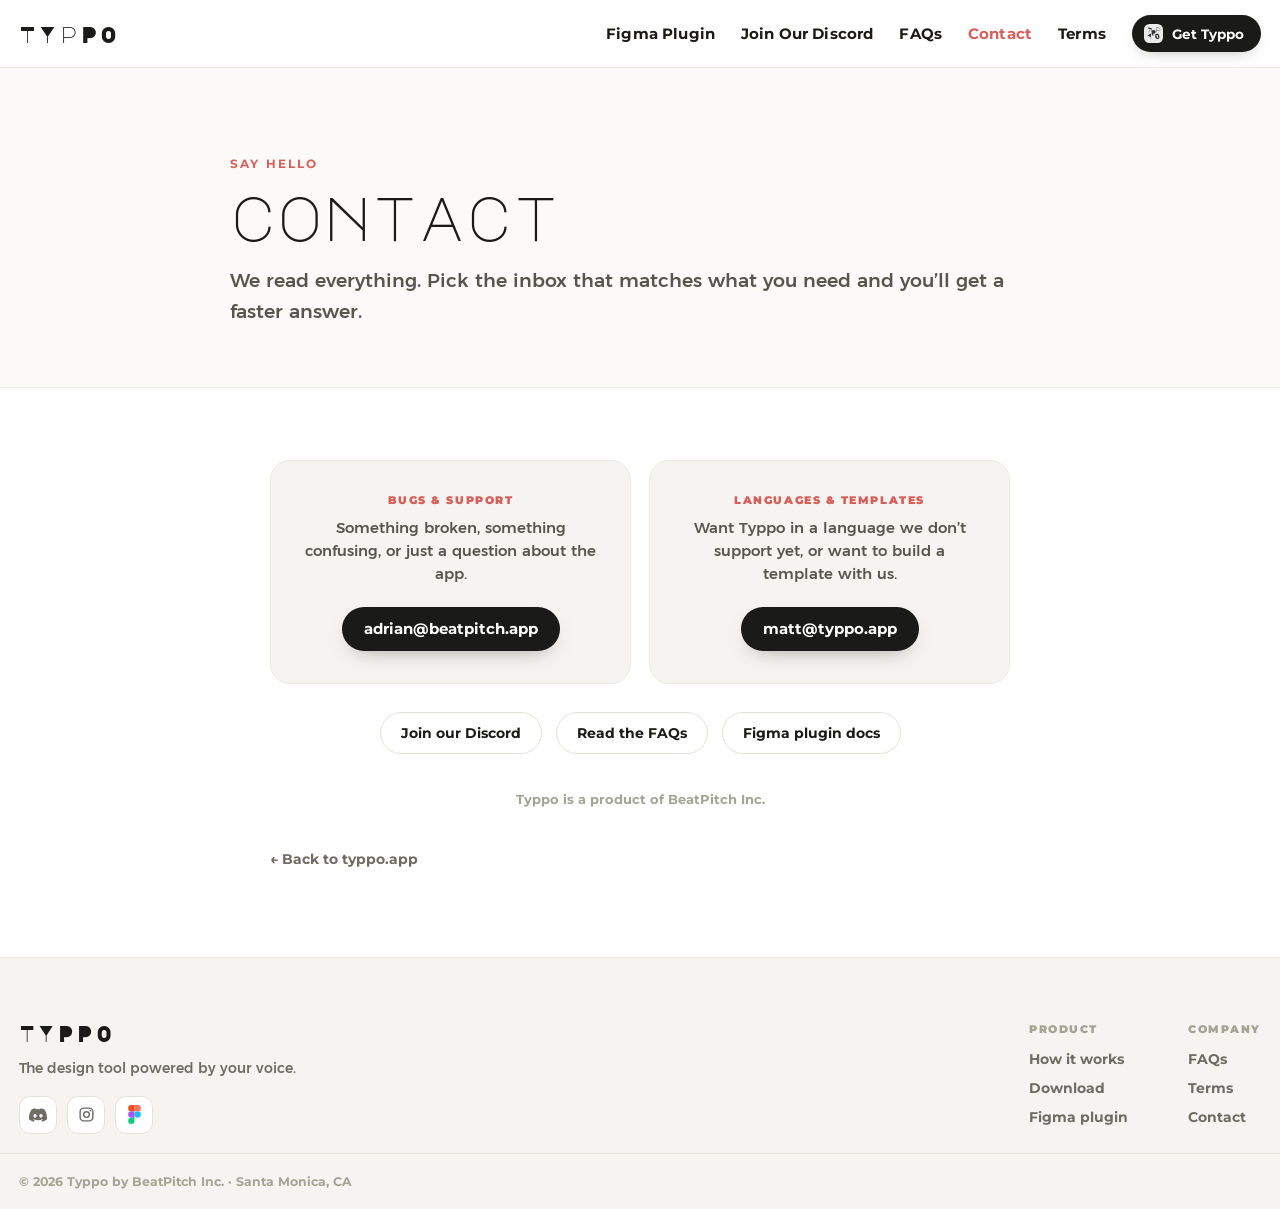
<file: contact.html>
<!DOCTYPE html>
<html lang="en">
<head>
<meta charset="utf-8">
<meta name="viewport" content="width=device-width, initial-scale=1, viewport-fit=cover">
<title>Contact &mdash; Typpo</title>
<meta name="description" content="Get in touch with the Typpo team: adrian@beatpitch.app for bugs and support, matt@typpo.app for custom languages and brand templates.">
<meta property="og:title" content="Contact &mdash; Typpo">
<meta property="og:description" content="Get in touch with the Typpo team: adrian@beatpitch.app for bugs and support, matt@typpo.app for custom languages and brand templates.">
<meta property="og:url" content="https://typpo.app/contact">
<meta property="og:type" content="website">
<meta property="og:site_name" content="Typpo">
<meta property="og:image" content="https://typpo.app/images/og-card.jpg">
<meta name="twitter:card" content="summary_large_image">
<meta name="twitter:image" content="https://typpo.app/images/og-card.jpg">
<link rel="canonical" href="https://typpo.app/contact">
<link rel="icon" type="image/png" href="/images/typpo-mark.png">
<link rel="apple-touch-icon" href="/images/apple-touch-icon.png">
<meta name="theme-color" content="#FBFAF8">
<link rel="stylesheet" href="/assets/page.css">
</head>
<body>

<header>
<nav>
<a href="/" class="nv-wordmark" aria-label="typpo home">TYpPO</a>
<input type="checkbox" id="navtog" class="nv-tog">
<label for="navtog" class="nv-burger" aria-label="Menu"><span></span><span></span><span></span></label>
<span class="nv-links">
<a class="nv-l" href="https://beatpitch.github.io/Figma-Plugin-Docs/index.html" target="_blank" rel="noopener">Figma Plugin</a>
<a class="nv-l" href="https://discord.com/invite/cAh4uMaBJT" target="_blank" rel="noopener">Join Our Discord</a>
<a class="nv-l" href="/faqs">FAQs</a>
<a class="nv-l" href="/contact" aria-current="page">Contact</a>
<a class="nv-l" href="/terms">Terms</a>
</span>
<a class="nv-cta" href="https://apps.apple.com/us/app/typpo/id1667857726"><img src="/images/typpo-logo-96.png" alt="">Get Typpo</a>
</nav>
</header>

<section class="pg-hero">
<div class="pg-hero-in">
<p class="pg-eyebrow">Say hello</p>
<h1>contact</h1>
<p class="pg-lede">We read everything. Pick the inbox that matches what you need and you&rsquo;ll get a faster answer.</p>
</div>
</section>

<main>
<div class="contact-grid">

<div class="contact-card">
<p class="contact-eyebrow">Bugs &amp; support</p>
<p class="contact-why">Something broken, something confusing, or just a question about the app.</p>
<a class="contact-mail" href="mailto:adrian@beatpitch.app">adrian@beatpitch.app</a>
</div>

<div class="contact-card">
<p class="contact-eyebrow">Languages &amp; templates</p>
<p class="contact-why">Want Typpo in a language we don&rsquo;t support yet, or want to build a template with us.</p>
<a class="contact-mail" href="mailto:matt@typpo.app">matt@typpo.app</a>
</div>

</div>

<div class="contact-alt">
<a href="https://discord.com/invite/cAh4uMaBJT" target="_blank" rel="noopener">Join our Discord</a>
<a href="/faqs">Read the FAQs</a>
<a href="https://beatpitch.github.io/Figma-Plugin-Docs/index.html" target="_blank" rel="noopener">Figma plugin docs</a>
</div>

<p class="contact-addr">Typpo is a product of BeatPitch Inc.</p>
<a class="back-home" href="/">&larr; Back to typpo.app</a>
</main>

<footer>
<div class="ft-top">
<div class="ft-brand">
<div class="ft-word">typpo</div>
<p>The design tool powered by your voice.</p>
<div class="ft-social">
<a href="https://discord.com/invite/cAh4uMaBJT" target="_blank" rel="noopener" aria-label="discord"><svg width="18" height="14" viewBox="0 0 127.14 96.36" fill="#6E6D64" aria-hidden="true"><path d="M107.7,8.07A105.15,105.15,0,0,0,81.47,0a72.06,72.06,0,0,0-3.36,6.83A97.68,97.68,0,0,0,49,6.83,72.37,72.37,0,0,0,45.64,0,105.89,105.89,0,0,0,19.39,8.09C2.79,32.65-1.71,56.6.54,80.21h0A105.73,105.73,0,0,0,32.71,96.36,77.7,77.7,0,0,0,39.6,85.25a68.42,68.42,0,0,1-10.85-5.18c.91-.66,1.8-1.34,2.66-2a75.57,75.57,0,0,0,64.32,0c.87.71,1.76,1.39,2.66,2a68.68,68.68,0,0,1-10.87,5.19,77,77,0,0,0,6.89,11.1A105.25,105.25,0,0,0,126.6,80.22h0C129.24,52.84,122.09,29.11,107.7,8.07ZM42.45,65.69C36.18,65.69,31,60,31,53s5-12.74,11.43-12.74S54,46,53.89,53,48.84,65.69,42.45,65.69Zm42.24,0C78.41,65.69,73.25,60,73.25,53s5-12.74,11.44-12.74S96.23,46,96.12,53,91.08,65.69,84.69,65.69Z"></path></svg></a>
<a href="https://www.instagram.com/typpo.app/" target="_blank" rel="noopener" aria-label="instagram"><svg width="17" height="17" viewBox="0 0 24 24" fill="none" stroke="#6E6D64" stroke-width="2" aria-hidden="true"><rect x="3" y="3" width="18" height="18" rx="5"></rect><circle cx="12" cy="12" r="4"></circle><circle cx="17.5" cy="6.5" r="1.2" fill="#6E6D64" stroke="none"></circle></svg></a>
<a href="https://www.figma.com/community/plugin/1654183953415393934" target="_blank" rel="noopener" aria-label="figma"><svg width="13" height="19" viewBox="0 0 38 57" aria-hidden="true"><path d="M19 28.5a9.5 9.5 0 1 1 19 0 9.5 9.5 0 0 1-19 0z" fill="#1ABCFE"></path><path d="M0 47.5A9.5 9.5 0 0 1 9.5 38H19v9.5a9.5 9.5 0 1 1-19 0z" fill="#0ACF83"></path><path d="M19 0v19h9.5a9.5 9.5 0 1 0 0-19H19z" fill="#FF7262"></path><path d="M0 9.5A9.5 9.5 0 0 0 9.5 19H19V0H9.5A9.5 9.5 0 0 0 0 9.5z" fill="#F24E1E"></path><path d="M0 28.5A9.5 9.5 0 0 0 9.5 38H19V19H9.5A9.5 9.5 0 0 0 0 28.5z" fill="#A259FF"></path></svg></a>
</div>
</div>
<nav class="ft-nav" aria-label="footer">
<div class="ft-col">
<span>Product</span>
<a href="/#how">How it works</a>
<a href="/#download">Download</a>
<a href="/#figma">Figma plugin</a>
</div>
<div class="ft-col">
<span>Company</span>
<a href="/faqs">FAQs</a>
<a href="/terms">Terms</a>
<a href="/contact">Contact</a>
</div>
</nav>
</div>
<div class="ft-bot">
<span>&copy; 2026 Typpo by BeatPitch Inc. &middot; Santa Monica, CA</span>
</div>
</footer>

</body>
</html>
</file>
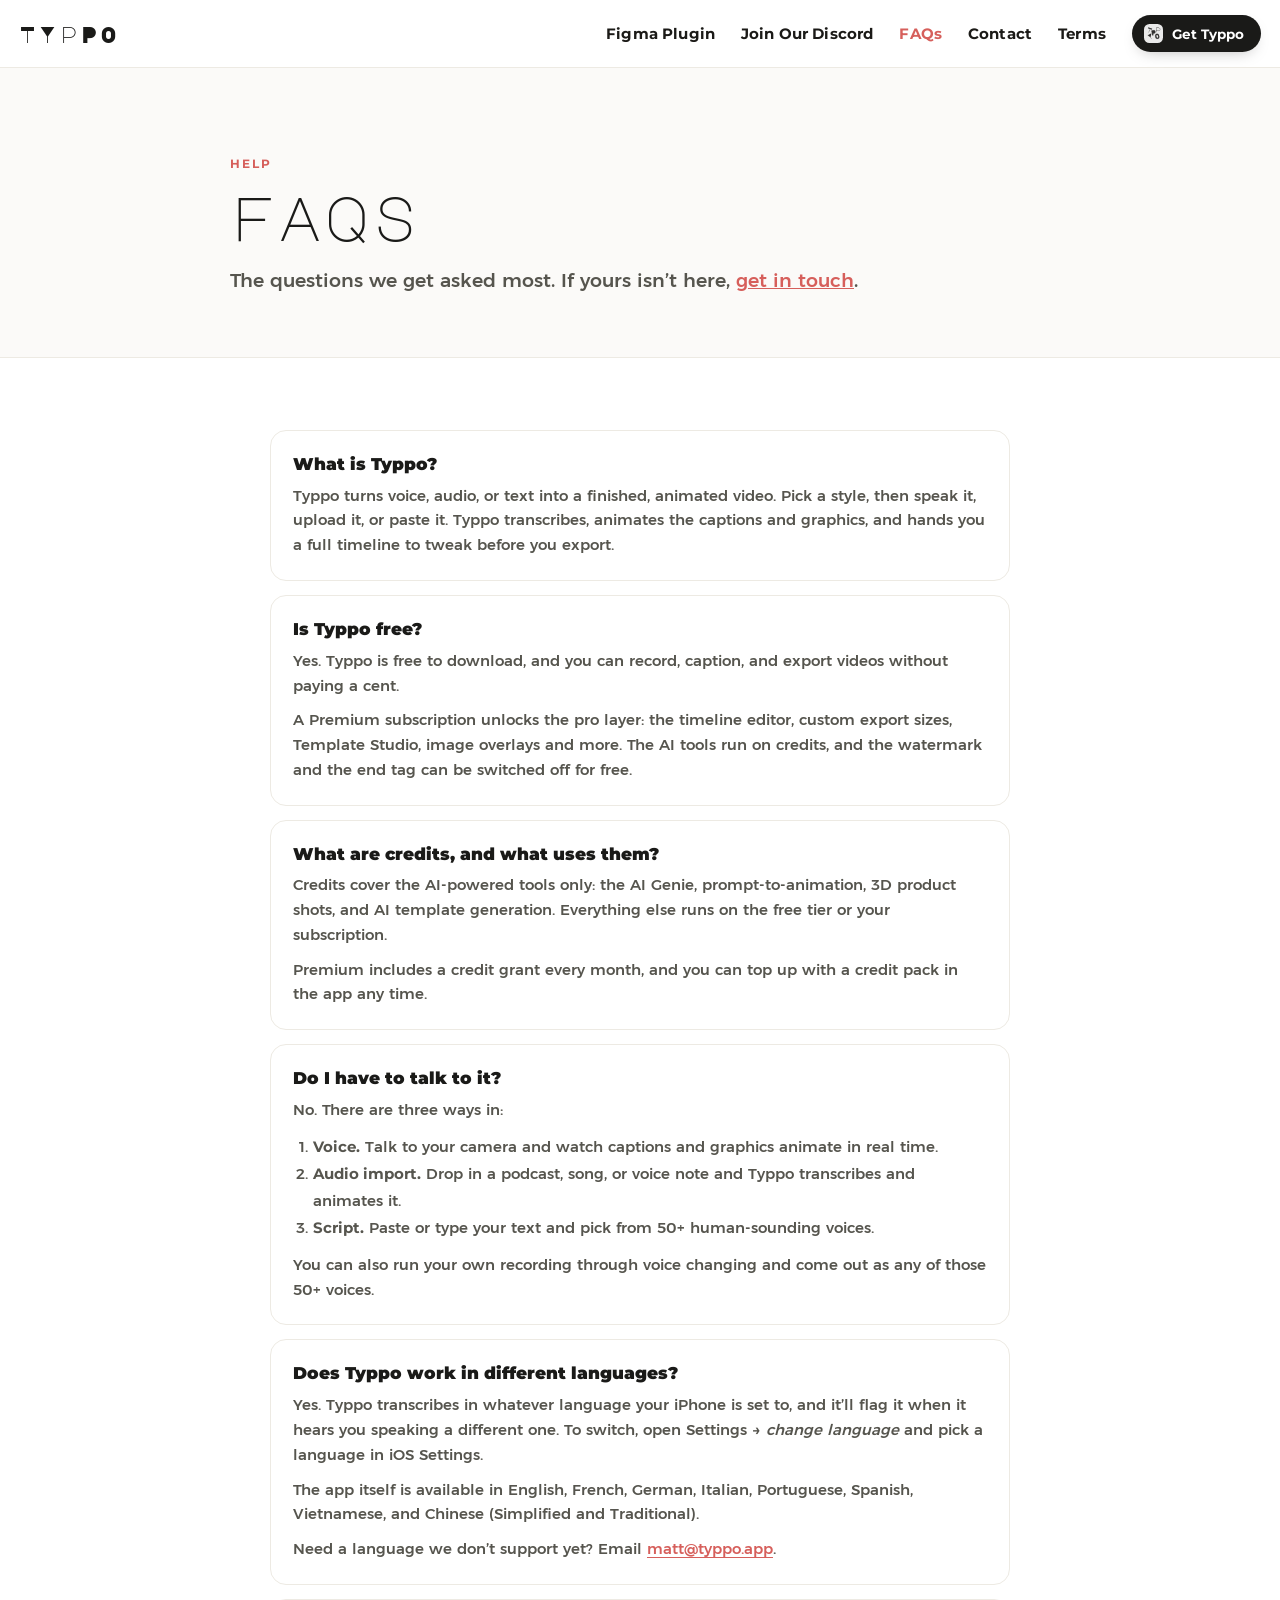
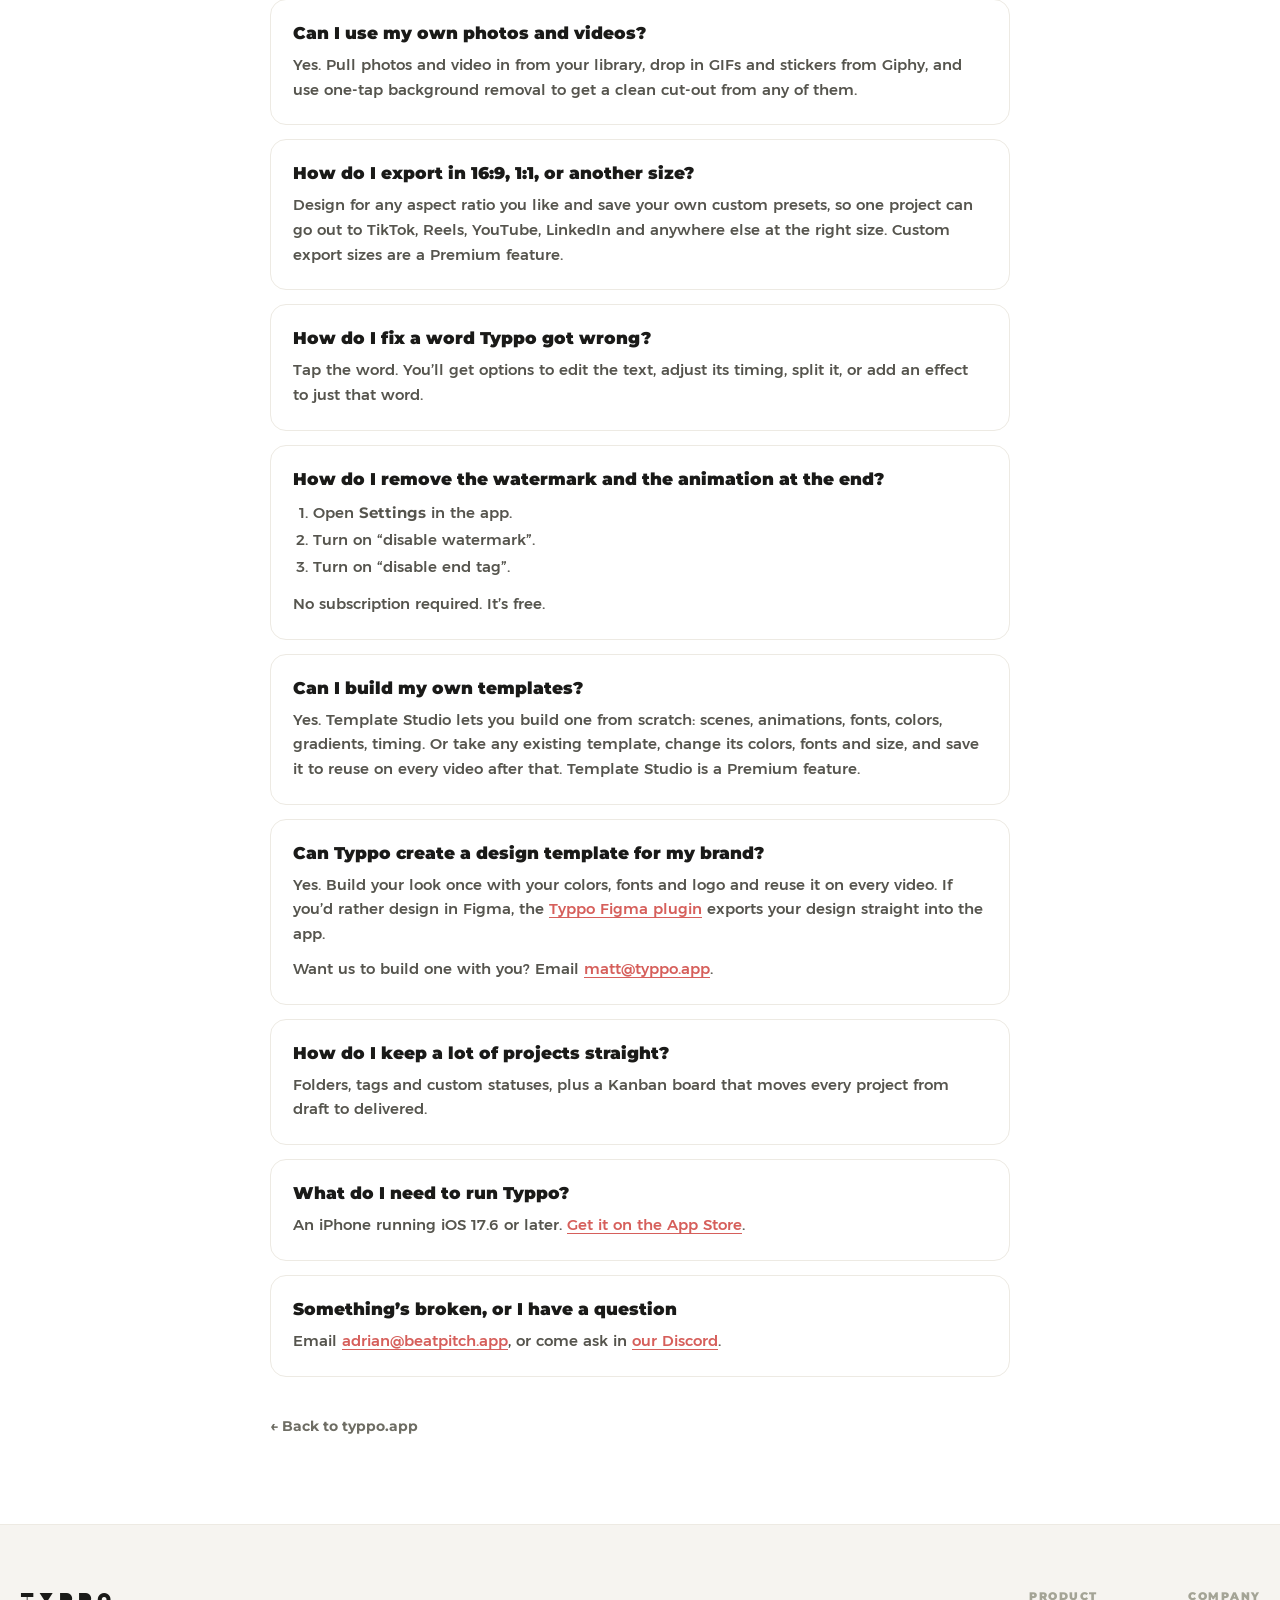
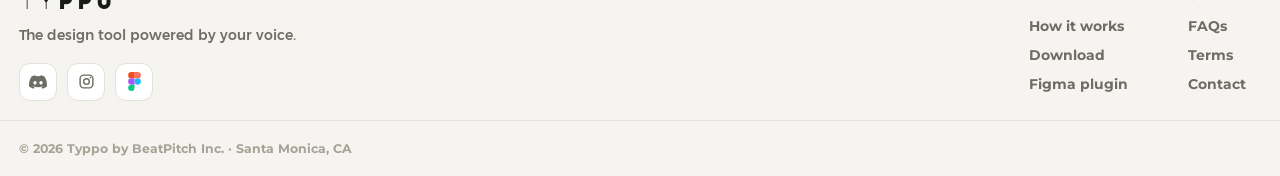
<file: faqs.html>
<!DOCTYPE html>
<html lang="en">
<head>
<meta charset="utf-8">
<meta name="viewport" content="width=device-width, initial-scale=1, viewport-fit=cover">
<title>FAQs &mdash; Typpo</title>
<meta name="description" content="Answers to the most common questions about Typpo: pricing and credits, languages, using your own media, export sizes, watermarks, templates, and the Figma plugin.">
<meta property="og:title" content="FAQs &mdash; Typpo">
<meta property="og:description" content="Answers to the most common questions about Typpo: pricing and credits, languages, using your own media, export sizes, watermarks, templates, and the Figma plugin.">
<meta property="og:url" content="https://typpo.app/faqs">
<meta property="og:type" content="website">
<meta property="og:site_name" content="Typpo">
<meta property="og:image" content="https://typpo.app/images/og-card.jpg">
<meta name="twitter:card" content="summary_large_image">
<meta name="twitter:image" content="https://typpo.app/images/og-card.jpg">
<link rel="canonical" href="https://typpo.app/faqs">
<link rel="icon" type="image/png" href="/images/typpo-mark.png">
<link rel="apple-touch-icon" href="/images/apple-touch-icon.png">
<meta name="theme-color" content="#FBFAF8">
<link rel="stylesheet" href="/assets/page.css">
</head>
<body>

<header>
<nav>
<a href="/" class="nv-wordmark" aria-label="typpo home">TYpPO</a>
<input type="checkbox" id="navtog" class="nv-tog">
<label for="navtog" class="nv-burger" aria-label="Menu"><span></span><span></span><span></span></label>
<span class="nv-links">
<a class="nv-l" href="https://beatpitch.github.io/Figma-Plugin-Docs/index.html" target="_blank" rel="noopener">Figma Plugin</a>
<a class="nv-l" href="https://discord.com/invite/cAh4uMaBJT" target="_blank" rel="noopener">Join Our Discord</a>
<a class="nv-l" href="/faqs" aria-current="page">FAQs</a>
<a class="nv-l" href="/contact">Contact</a>
<a class="nv-l" href="/terms">Terms</a>
</span>
<a class="nv-cta" href="https://apps.apple.com/us/app/typpo/id1667857726"><img src="/images/typpo-logo-96.png" alt="">Get Typpo</a>
</nav>
</header>

<section class="pg-hero">
<div class="pg-hero-in">
<p class="pg-eyebrow">Help</p>
<h1>faqs</h1>
<p class="pg-lede">The questions we get asked most. If yours isn&rsquo;t here, <a href="/contact" style="color:#D65F5B">get in touch</a>.</p>
</div>
</section>

<main>
<ul class="faq-list">
<li>
<h2>What is Typpo?</h2>
<p>Typpo turns voice, audio, or text into a finished, animated video. Pick a style, then speak it, upload it, or paste it. Typpo transcribes, animates the captions and graphics, and hands you a full timeline to tweak before you export.</p>
</li>
<li>
<h2>Is Typpo free?</h2>
<p>Yes. Typpo is free to download, and you can record, caption, and export videos without paying a cent.</p>
<p>A Premium subscription unlocks the pro layer: the timeline editor, custom export sizes, Template Studio, image overlays and more. The AI tools run on credits, and the watermark and the end tag can be switched off for free.</p>
</li>
<li>
<h2>What are credits, and what uses them?</h2>
<p>Credits cover the AI-powered tools only: the AI Genie, prompt-to-animation, 3D product shots, and AI template generation. Everything else runs on the free tier or your subscription.</p>
<p>Premium includes a credit grant every month, and you can top up with a credit pack in the app any time.</p>
</li>
<li>
<h2>Do I have to talk to it?</h2>
<p>No. There are three ways in:</p>
<ol class="faq-steps"><li><strong>Voice.</strong> Talk to your camera and watch captions and graphics animate in real time.</li><li><strong>Audio import.</strong> Drop in a podcast, song, or voice note and Typpo transcribes and animates it.</li><li><strong>Script.</strong> Paste or type your text and pick from 50+ human-sounding voices.</li></ol>
<p style="margin-top:12px">You can also run your own recording through voice changing and come out as any of those 50+ voices.</p>
</li>
<li>
<h2>Does Typpo work in different languages?</h2>
<p>Yes. Typpo transcribes in whatever language your iPhone is set to, and it&rsquo;ll flag it when it hears you speaking a different one. To switch, open Settings &rarr; <em>change language</em> and pick a language in iOS Settings.</p>
<p>The app itself is available in English, French, German, Italian, Portuguese, Spanish, Vietnamese, and Chinese (Simplified and Traditional).</p>
<p>Need a language we don&rsquo;t support yet? Email <a href="mailto:matt@typpo.app">matt@typpo.app</a>.</p>
</li>
<li>
<h2>Can I use my own photos and videos?</h2>
<p>Yes. Pull photos and video in from your library, drop in GIFs and stickers from Giphy, and use one-tap background removal to get a clean cut-out from any of them.</p>
</li>
<li>
<h2>How do I export in 16:9, 1:1, or another size?</h2>
<p>Design for any aspect ratio you like and save your own custom presets, so one project can go out to TikTok, Reels, YouTube, LinkedIn and anywhere else at the right size. Custom export sizes are a Premium feature.</p>
</li>
<li>
<h2>How do I fix a word Typpo got wrong?</h2>
<p>Tap the word. You&rsquo;ll get options to edit the text, adjust its timing, split it, or add an effect to just that word.</p>
</li>
<li>
<h2>How do I remove the watermark and the animation at the end?</h2>
<ol class="faq-steps"><li>Open <strong>Settings</strong> in the app.</li><li>Turn on &ldquo;disable watermark&rdquo;.</li><li>Turn on &ldquo;disable end tag&rdquo;.</li></ol><p style="margin-top:12px">No subscription required. It&rsquo;s free.</p>
</li>
<li>
<h2>Can I build my own templates?</h2>
<p>Yes. Template Studio lets you build one from scratch: scenes, animations, fonts, colors, gradients, timing. Or take any existing template, change its colors, fonts and size, and save it to reuse on every video after that. Template Studio is a Premium feature.</p>
</li>
<li>
<h2>Can Typpo create a design template for my brand?</h2>
<p>Yes. Build your look once with your colors, fonts and logo and reuse it on every video. If you&rsquo;d rather design in Figma, the <a href="https://beatpitch.github.io/Figma-Plugin-Docs/index.html" target="_blank" rel="noopener">Typpo Figma plugin</a> exports your design straight into the app.</p>
<p>Want us to build one with you? Email <a href="mailto:matt@typpo.app">matt@typpo.app</a>.</p>
</li>
<li>
<h2>How do I keep a lot of projects straight?</h2>
<p>Folders, tags and custom statuses, plus a Kanban board that moves every project from draft to delivered.</p>
</li>
<li>
<h2>What do I need to run Typpo?</h2>
<p>An iPhone running iOS 17.6 or later. <a href="https://apps.apple.com/us/app/typpo-text-to-video-maker/id1667857726">Get it on the App Store</a>.</p>
</li>
<li>
<h2>Something&rsquo;s broken, or I have a question</h2>
<p>Email <a href="mailto:adrian@beatpitch.app">adrian@beatpitch.app</a>, or come ask in <a href="https://discord.com/invite/cAh4uMaBJT" target="_blank" rel="noopener">our Discord</a>.</p>
</li>
</ul>
<a class="back-home" href="/">&larr; Back to typpo.app</a>
</main>

<footer>
<div class="ft-top">
<div class="ft-brand">
<div class="ft-word">typpo</div>
<p>The design tool powered by your voice.</p>
<div class="ft-social">
<a href="https://discord.com/invite/cAh4uMaBJT" target="_blank" rel="noopener" aria-label="discord"><svg width="18" height="14" viewBox="0 0 127.14 96.36" fill="#6E6D64" aria-hidden="true"><path d="M107.7,8.07A105.15,105.15,0,0,0,81.47,0a72.06,72.06,0,0,0-3.36,6.83A97.68,97.68,0,0,0,49,6.83,72.37,72.37,0,0,0,45.64,0,105.89,105.89,0,0,0,19.39,8.09C2.79,32.65-1.71,56.6.54,80.21h0A105.73,105.73,0,0,0,32.71,96.36,77.7,77.7,0,0,0,39.6,85.25a68.42,68.42,0,0,1-10.85-5.18c.91-.66,1.8-1.34,2.66-2a75.57,75.57,0,0,0,64.32,0c.87.71,1.76,1.39,2.66,2a68.68,68.68,0,0,1-10.87,5.19,77,77,0,0,0,6.89,11.1A105.25,105.25,0,0,0,126.6,80.22h0C129.24,52.84,122.09,29.11,107.7,8.07ZM42.45,65.69C36.18,65.69,31,60,31,53s5-12.74,11.43-12.74S54,46,53.89,53,48.84,65.69,42.45,65.69Zm42.24,0C78.41,65.69,73.25,60,73.25,53s5-12.74,11.44-12.74S96.23,46,96.12,53,91.08,65.69,84.69,65.69Z"></path></svg></a>
<a href="https://www.instagram.com/typpo.app/" target="_blank" rel="noopener" aria-label="instagram"><svg width="17" height="17" viewBox="0 0 24 24" fill="none" stroke="#6E6D64" stroke-width="2" aria-hidden="true"><rect x="3" y="3" width="18" height="18" rx="5"></rect><circle cx="12" cy="12" r="4"></circle><circle cx="17.5" cy="6.5" r="1.2" fill="#6E6D64" stroke="none"></circle></svg></a>
<a href="https://www.figma.com/community/plugin/1654183953415393934" target="_blank" rel="noopener" aria-label="figma"><svg width="13" height="19" viewBox="0 0 38 57" aria-hidden="true"><path d="M19 28.5a9.5 9.5 0 1 1 19 0 9.5 9.5 0 0 1-19 0z" fill="#1ABCFE"></path><path d="M0 47.5A9.5 9.5 0 0 1 9.5 38H19v9.5a9.5 9.5 0 1 1-19 0z" fill="#0ACF83"></path><path d="M19 0v19h9.5a9.5 9.5 0 1 0 0-19H19z" fill="#FF7262"></path><path d="M0 9.5A9.5 9.5 0 0 0 9.5 19H19V0H9.5A9.5 9.5 0 0 0 0 9.5z" fill="#F24E1E"></path><path d="M0 28.5A9.5 9.5 0 0 0 9.5 38H19V19H9.5A9.5 9.5 0 0 0 0 28.5z" fill="#A259FF"></path></svg></a>
</div>
</div>
<nav class="ft-nav" aria-label="footer">
<div class="ft-col">
<span>Product</span>
<a href="/#how">How it works</a>
<a href="/#download">Download</a>
<a href="/#figma">Figma plugin</a>
</div>
<div class="ft-col">
<span>Company</span>
<a href="/faqs">FAQs</a>
<a href="/terms">Terms</a>
<a href="/contact">Contact</a>
</div>
</nav>
</div>
<div class="ft-bot">
<span>&copy; 2026 Typpo by BeatPitch Inc. &middot; Santa Monica, CA</span>
</div>
</footer>

</body>
</html>
</file>
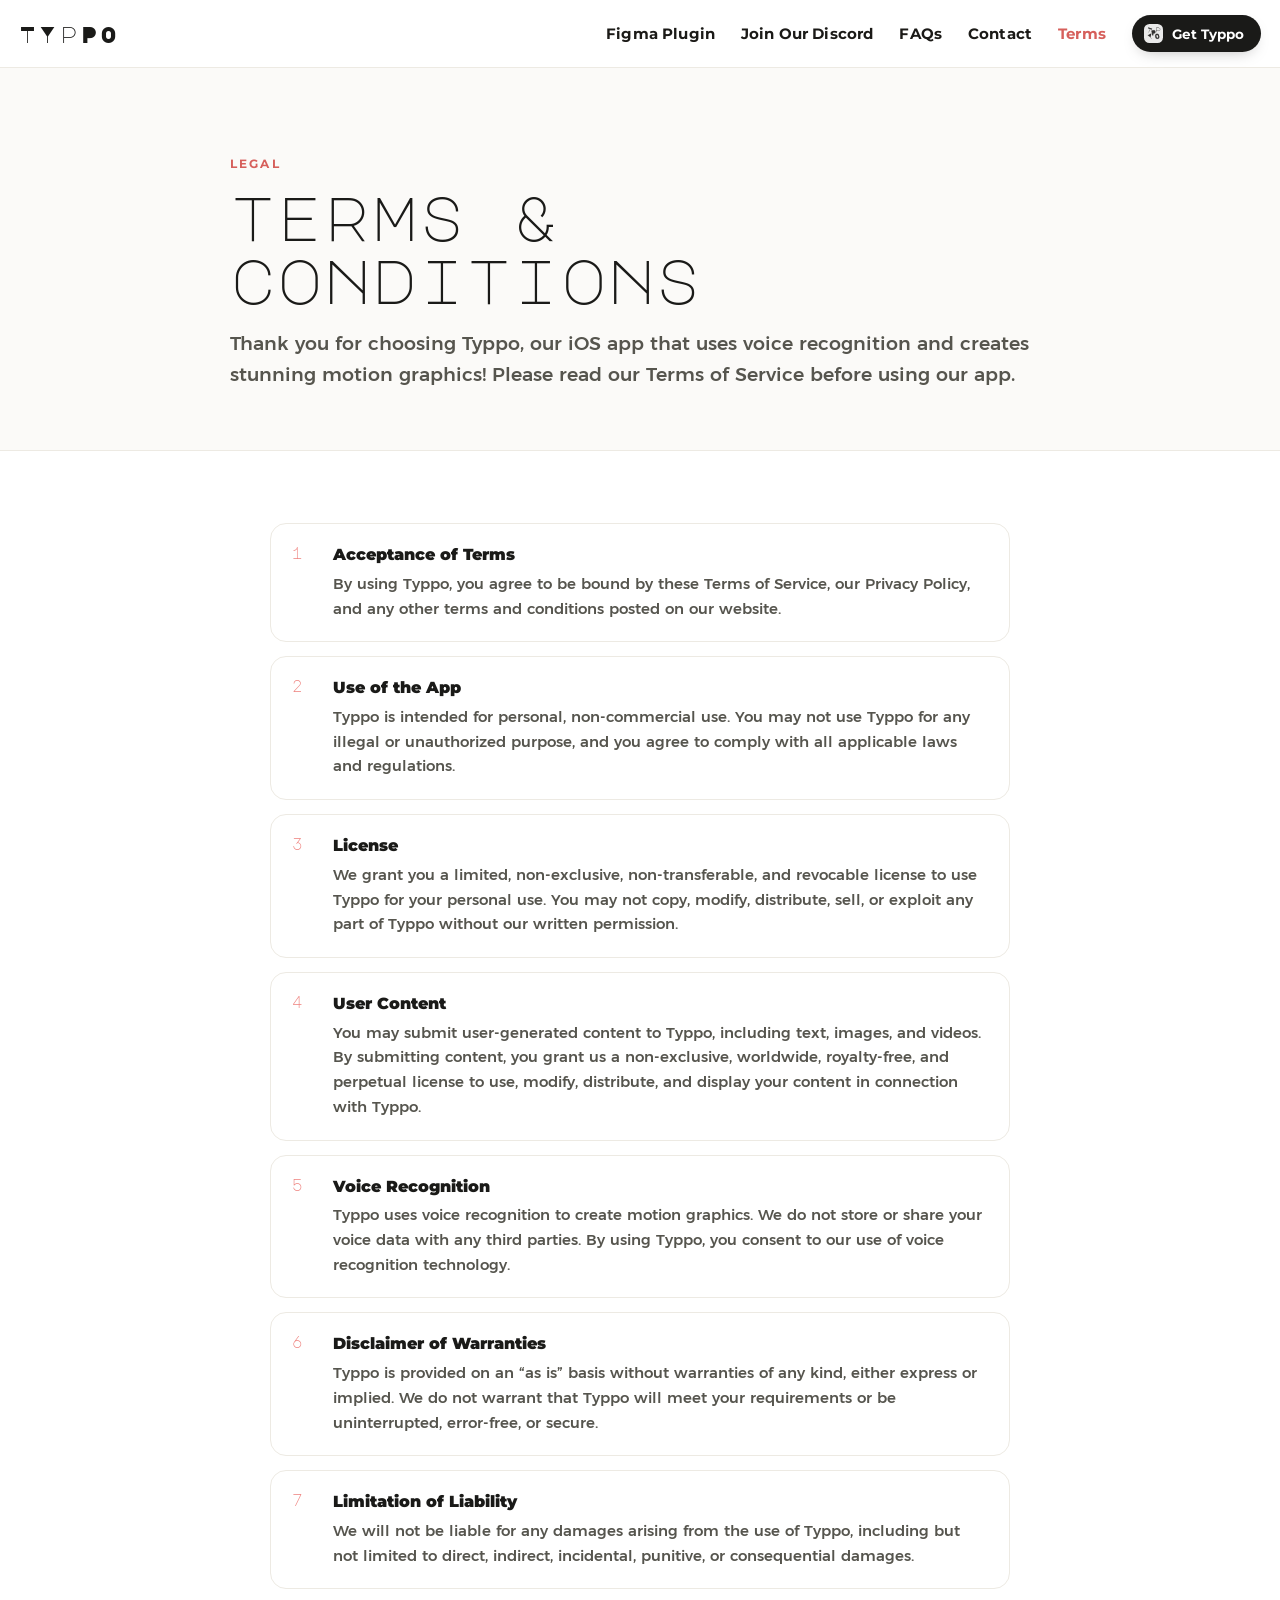
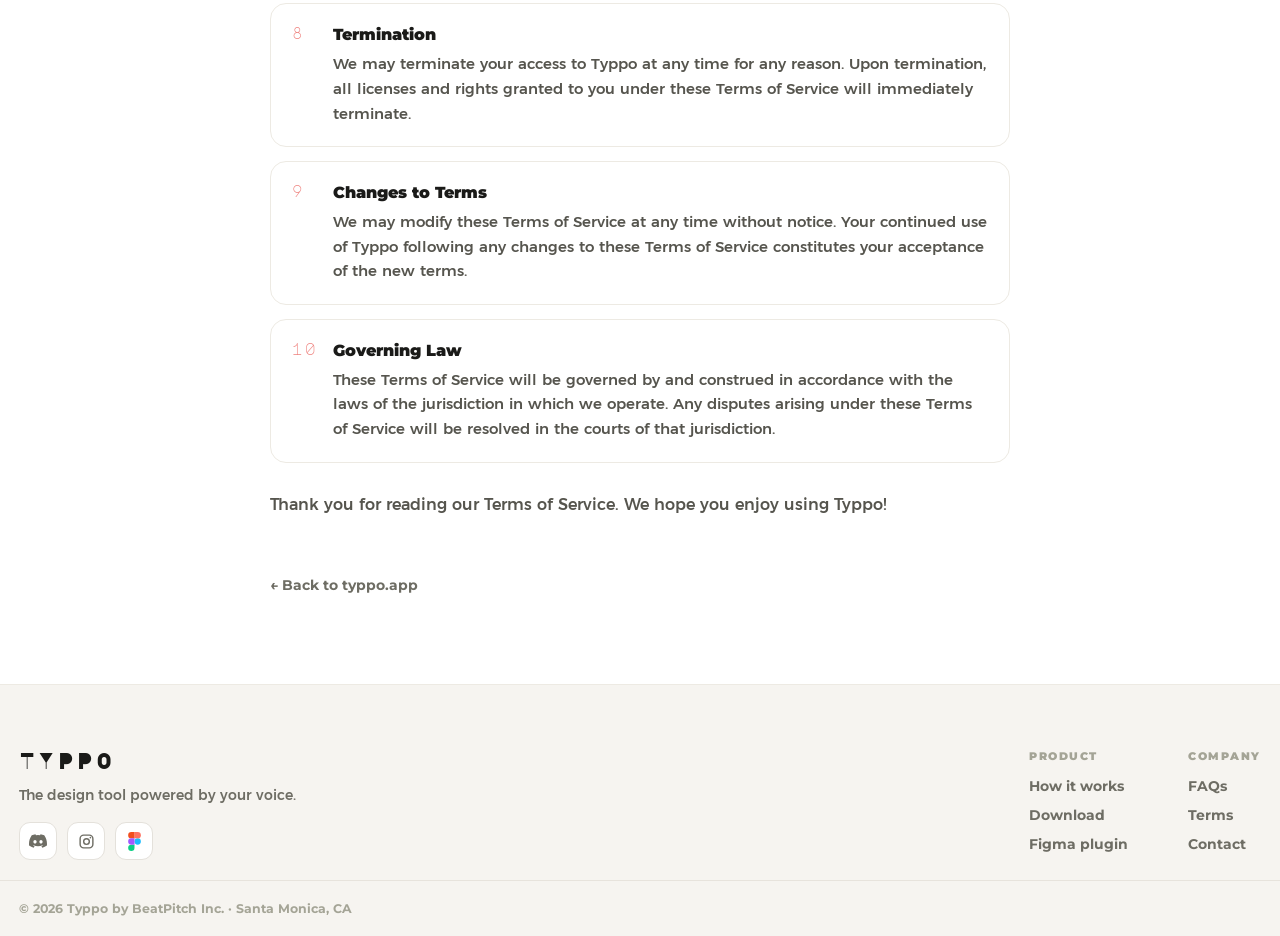
<file: terms.html>
<!DOCTYPE html>
<html lang="en">
<head>
<meta charset="utf-8">
<meta name="viewport" content="width=device-width, initial-scale=1, viewport-fit=cover">
<title>Terms &amp; Conditions &mdash; Typpo</title>
<meta name="description" content="Typpo Terms of Service. Please read them before using the app.">
<meta property="og:title" content="Terms &amp; Conditions &mdash; Typpo">
<meta property="og:description" content="Typpo Terms of Service. Please read them before using the app.">
<meta property="og:url" content="https://typpo.app/terms">
<meta property="og:type" content="website">
<meta property="og:site_name" content="Typpo">
<meta property="og:image" content="https://typpo.app/images/og-card.jpg">
<meta name="twitter:card" content="summary_large_image">
<meta name="twitter:image" content="https://typpo.app/images/og-card.jpg">
<link rel="canonical" href="https://typpo.app/terms">
<link rel="icon" type="image/png" href="/images/typpo-mark.png">
<link rel="apple-touch-icon" href="/images/apple-touch-icon.png">
<meta name="theme-color" content="#FBFAF8">
<link rel="stylesheet" href="/assets/page.css">
</head>
<body>

<header>
<nav>
<a href="/" class="nv-wordmark" aria-label="typpo home">TYpPO</a>
<input type="checkbox" id="navtog" class="nv-tog">
<label for="navtog" class="nv-burger" aria-label="Menu"><span></span><span></span><span></span></label>
<span class="nv-links">
<a class="nv-l" href="https://beatpitch.github.io/Figma-Plugin-Docs/index.html" target="_blank" rel="noopener">Figma Plugin</a>
<a class="nv-l" href="https://discord.com/invite/cAh4uMaBJT" target="_blank" rel="noopener">Join Our Discord</a>
<a class="nv-l" href="/faqs">FAQs</a>
<a class="nv-l" href="/contact">Contact</a>
<a class="nv-l" href="/terms" aria-current="page">Terms</a>
</span>
<a class="nv-cta" href="https://apps.apple.com/us/app/typpo/id1667857726"><img src="/images/typpo-logo-96.png" alt="">Get Typpo</a>
</nav>
</header>

<section class="pg-hero">
<div class="pg-hero-in">
<p class="pg-eyebrow">Legal</p>
<h1>terms &amp; conditions</h1>
<p class="pg-lede">Thank you for choosing Typpo, our iOS app that uses voice recognition and creates stunning motion graphics! Please read our Terms of Service before using our app.</p>
</div>
</section>

<main>
<ol class="terms-list">
<li>
<h2>Acceptance of Terms</h2>
<p>By using Typpo, you agree to be bound by these Terms of Service, our Privacy Policy, and any other terms and conditions posted on our website.</p>
</li>
<li>
<h2>Use of the App</h2>
<p>Typpo is intended for personal, non-commercial use. You may not use Typpo for any illegal or unauthorized purpose, and you agree to comply with all applicable laws and regulations.</p>
</li>
<li>
<h2>License</h2>
<p>We grant you a limited, non-exclusive, non-transferable, and revocable license to use Typpo for your personal use. You may not copy, modify, distribute, sell, or exploit any part of Typpo without our written permission.</p>
</li>
<li>
<h2>User Content</h2>
<p>You may submit user-generated content to Typpo, including text, images, and videos. By submitting content, you grant us a non-exclusive, worldwide, royalty-free, and perpetual license to use, modify, distribute, and display your content in connection with Typpo.</p>
</li>
<li>
<h2>Voice Recognition</h2>
<p>Typpo uses voice recognition to create motion graphics. We do not store or share your voice data with any third parties. By using Typpo, you consent to our use of voice recognition technology.</p>
</li>
<li>
<h2>Disclaimer of Warranties</h2>
<p>Typpo is provided on an &ldquo;as is&rdquo; basis without warranties of any kind, either express or implied. We do not warrant that Typpo will meet your requirements or be uninterrupted, error-free, or secure.</p>
</li>
<li>
<h2>Limitation of Liability</h2>
<p>We will not be liable for any damages arising from the use of Typpo, including but not limited to direct, indirect, incidental, punitive, or consequential damages.</p>
</li>
<li>
<h2>Termination</h2>
<p>We may terminate your access to Typpo at any time for any reason. Upon termination, all licenses and rights granted to you under these Terms of Service will immediately terminate.</p>
</li>
<li>
<h2>Changes to Terms</h2>
<p>We may modify these Terms of Service at any time without notice. Your continued use of Typpo following any changes to these Terms of Service constitutes your acceptance of the new terms.</p>
</li>
<li>
<h2>Governing Law</h2>
<p>These Terms of Service will be governed by and construed in accordance with the laws of the jurisdiction in which we operate. Any disputes arising under these Terms of Service will be resolved in the courts of that jurisdiction.</p>
</li>
</ol>
<div class="prose" style="margin-top:28px"><p>Thank you for reading our Terms of Service. We hope you enjoy using Typpo!</p></div>
<a class="back-home" href="/">&larr; Back to typpo.app</a>
</main>

<footer>
<div class="ft-top">
<div class="ft-brand">
<div class="ft-word">typpo</div>
<p>The design tool powered by your voice.</p>
<div class="ft-social">
<a href="https://discord.com/invite/cAh4uMaBJT" target="_blank" rel="noopener" aria-label="discord"><svg width="18" height="14" viewBox="0 0 127.14 96.36" fill="#6E6D64" aria-hidden="true"><path d="M107.7,8.07A105.15,105.15,0,0,0,81.47,0a72.06,72.06,0,0,0-3.36,6.83A97.68,97.68,0,0,0,49,6.83,72.37,72.37,0,0,0,45.64,0,105.89,105.89,0,0,0,19.39,8.09C2.79,32.65-1.71,56.6.54,80.21h0A105.73,105.73,0,0,0,32.71,96.36,77.7,77.7,0,0,0,39.6,85.25a68.42,68.42,0,0,1-10.85-5.18c.91-.66,1.8-1.34,2.66-2a75.57,75.57,0,0,0,64.32,0c.87.71,1.76,1.39,2.66,2a68.68,68.68,0,0,1-10.87,5.19,77,77,0,0,0,6.89,11.1A105.25,105.25,0,0,0,126.6,80.22h0C129.24,52.84,122.09,29.11,107.7,8.07ZM42.45,65.69C36.18,65.69,31,60,31,53s5-12.74,11.43-12.74S54,46,53.89,53,48.84,65.69,42.45,65.69Zm42.24,0C78.41,65.69,73.25,60,73.25,53s5-12.74,11.44-12.74S96.23,46,96.12,53,91.08,65.69,84.69,65.69Z"></path></svg></a>
<a href="https://www.instagram.com/typpo.app/" target="_blank" rel="noopener" aria-label="instagram"><svg width="17" height="17" viewBox="0 0 24 24" fill="none" stroke="#6E6D64" stroke-width="2" aria-hidden="true"><rect x="3" y="3" width="18" height="18" rx="5"></rect><circle cx="12" cy="12" r="4"></circle><circle cx="17.5" cy="6.5" r="1.2" fill="#6E6D64" stroke="none"></circle></svg></a>
<a href="https://www.figma.com/community/plugin/1654183953415393934" target="_blank" rel="noopener" aria-label="figma"><svg width="13" height="19" viewBox="0 0 38 57" aria-hidden="true"><path d="M19 28.5a9.5 9.5 0 1 1 19 0 9.5 9.5 0 0 1-19 0z" fill="#1ABCFE"></path><path d="M0 47.5A9.5 9.5 0 0 1 9.5 38H19v9.5a9.5 9.5 0 1 1-19 0z" fill="#0ACF83"></path><path d="M19 0v19h9.5a9.5 9.5 0 1 0 0-19H19z" fill="#FF7262"></path><path d="M0 9.5A9.5 9.5 0 0 0 9.5 19H19V0H9.5A9.5 9.5 0 0 0 0 9.5z" fill="#F24E1E"></path><path d="M0 28.5A9.5 9.5 0 0 0 9.5 38H19V19H9.5A9.5 9.5 0 0 0 0 28.5z" fill="#A259FF"></path></svg></a>
</div>
</div>
<nav class="ft-nav" aria-label="footer">
<div class="ft-col">
<span>Product</span>
<a href="/#how">How it works</a>
<a href="/#download">Download</a>
<a href="/#figma">Figma plugin</a>
</div>
<div class="ft-col">
<span>Company</span>
<a href="/faqs">FAQs</a>
<a href="/terms">Terms</a>
<a href="/contact">Contact</a>
</div>
</nav>
</div>
<div class="ft-bot">
<span>&copy; 2026 Typpo by BeatPitch Inc. &middot; Santa Monica, CA</span>
</div>
</footer>

</body>
</html>
</file>
<file: assets/page.css>
/* Shared chrome + prose styling for the standalone Typpo pages
   (/faqs, /terms, /contact). Tokens mirror the landing page. */

@font-face{font-family:'Major Mono Display';src:url("/fonts/MajorMonoDisplay-Regular.ttf") format('truetype');font-weight:400;font-display:swap}
@font-face{font-family:'Montserrat';src:url("/fonts/Montserrat-Regular.ttf") format('truetype');font-weight:400;font-display:swap}
@font-face{font-family:'Montserrat';src:url("/fonts/Montserrat-Medium.ttf") format('truetype');font-weight:500;font-display:swap}
@font-face{font-family:'Montserrat';src:url("/fonts/Montserrat-Bold.ttf") format('truetype');font-weight:700;font-display:swap}
@font-face{font-family:'Montserrat';src:url("/fonts/Montserrat-Black.ttf") format('truetype');font-weight:900;font-display:swap}

:root{
  --ink:#1A1A18;
  --body:#56554E;
  --muted:#6E6D64;
  --faint:#8B8B80;
  --faintest:#A4A496;
  --salmon:#EE7F7B;
  --salmon-text:#D65F5B;
  --band:#F6F4F0;
  --band-2:#FBFAF8;
  --border:#EDEAE3;
  --border-2:#E4E1DB;
}

*{box-sizing:border-box}
html{scroll-behavior:smooth}
body{
  margin:0;
  background:#fff;
  color:var(--ink);
  font-family:'Montserrat',system-ui,-apple-system,sans-serif;
  -webkit-font-smoothing:antialiased;
  overflow-x:hidden;
}
::selection{background:var(--salmon);color:#fff}
:focus-visible{outline:2px solid var(--salmon);outline-offset:3px;border-radius:6px}
@media (prefers-reduced-motion:reduce){
  *{animation-duration:.001ms!important;transition-duration:.001ms!important;scroll-behavior:auto!important}
}

/* ---------- nav ---------- */
header{position:sticky;top:0;z-index:60;background:rgba(255,255,255,.95);border-bottom:1px solid var(--border)}
header nav{max-width:2240px;margin:0 auto;padding:15px clamp(18px,1.5vw,26px);display:flex;align-items:center;gap:26px;flex-wrap:wrap}
.nv-wordmark{font-family:'Major Mono Display',monospace;font-size:23px;letter-spacing:.14em;color:var(--ink);text-decoration:none;margin-right:auto}
.nv-cta{display:inline-flex;align-items:center;gap:9px;padding:9px 17px 9px 12px;border-radius:99px;background:var(--ink);color:#fff;text-decoration:none;font-weight:700;font-size:13.5px;box-shadow:0 6px 16px -8px rgba(20,18,16,.35)}
.nv-cta img{width:19px;height:19px;border-radius:5.5px;display:block}
.nv-l{color:#1b1a17;text-decoration:none;font-weight:600;font-size:15px;letter-spacing:.01em;white-space:nowrap}
.nv-l:hover{text-decoration:underline;text-underline-offset:6px;text-decoration-thickness:1.5px}
.nv-l[aria-current="page"]{color:var(--salmon-text)}
.nv-tog{display:none}
.nv-burger{display:none}
.nv-links{display:contents}

@media(max-width:820px){
  header nav{gap:12px;padding:12px 16px;flex-wrap:nowrap;position:relative}
  .nv-burger{display:flex;flex-direction:column;justify-content:center;gap:4.5px;width:38px;height:38px;padding:0 8px;border-radius:11px;cursor:pointer;order:3;flex:none;position:relative;z-index:1000}
  .nv-burger span{display:block;height:2px;background:var(--ink);border-radius:2px;transition:transform .25s,opacity .2s}
  .nv-tog:checked+.nv-burger span:nth-child(1){transform:translateY(6.5px) rotate(45deg)}
  .nv-tog:checked+.nv-burger span:nth-child(2){opacity:0}
  .nv-tog:checked+.nv-burger span:nth-child(3){transform:translateY(-6.5px) rotate(-45deg)}
  .nv-links{position:fixed;inset:0;background:var(--band-2);display:flex;flex-direction:column;align-items:center;justify-content:center;gap:clamp(26px,5.5vh,44px);opacity:0;visibility:hidden;transition:opacity .28s ease,visibility .28s;z-index:998}
  .nv-tog:checked~.nv-links{opacity:1;visibility:visible}
  .nv-links .nv-l{display:block;font-size:clamp(30px,8.5vw,40px);font-weight:600}
  .nv-wordmark{position:relative;z-index:1000}
  header nav>.nv-cta{order:2;margin-left:auto;font-size:13px;padding:8px 14px 8px 10px}
  header nav>.nv-wordmark{order:1}
  body:has(.nv-tog:checked){overflow:hidden}
}

/* ---------- page shell ---------- */
.pg-hero{background:var(--band-2);border-bottom:1px solid var(--border);padding:clamp(40px,7vw,88px) clamp(18px,5vw,40px) clamp(32px,5vw,60px)}
.pg-hero-in{max-width:820px;margin:0 auto}
.pg-eyebrow{font-size:12px;font-weight:700;letter-spacing:.18em;text-transform:uppercase;color:var(--salmon-text);margin:0 0 14px}
h1{font-family:'Major Mono Display',monospace;font-weight:400;font-size:clamp(34px,6.4vw,62px);line-height:1.02;letter-spacing:.02em;margin:0;text-transform:lowercase}
.pg-lede{margin:18px 0 0;color:var(--body);font-size:clamp(15px,2vw,19px);line-height:1.6;font-weight:500}

main{max-width:820px;margin:0 auto;padding:clamp(36px,6vw,72px) clamp(18px,5vw,40px) clamp(48px,7vw,96px)}

/* ---------- prose ---------- */
.prose{color:var(--body);font-size:16px;line-height:1.7;font-weight:500}
.prose p{margin:0 0 18px}
.prose a,.faq-list a{color:var(--salmon-text);text-decoration:underline;text-underline-offset:3px}
.prose a:hover,.faq-list a:hover{color:var(--ink)}
.prose strong{color:var(--ink);font-weight:700}

/* numbered terms list */
.terms-list{list-style:none;counter-reset:t;margin:0;padding:0;display:flex;flex-direction:column;gap:14px}
.terms-list li{counter-increment:t;position:relative;border:1px solid var(--border);border-radius:16px;background:#fff;padding:20px 22px 20px 62px}
.terms-list li::before{
  content:counter(t);
  position:absolute;left:20px;top:20px;
  font-family:'Major Mono Display',monospace;font-size:17px;color:var(--salmon);
}
.terms-list h2{margin:0 0 6px;font-size:16px;font-weight:800;color:var(--ink);line-height:1.35}
.terms-list p{margin:0;color:var(--body);font-size:15px;line-height:1.65;font-weight:500}

/* faq cards */
.faq-list{display:flex;flex-direction:column;gap:14px;margin:0;padding:0;list-style:none}
.faq-list li{border:1px solid var(--border);border-radius:16px;background:#fff;padding:22px}
.faq-list h2{margin:0 0 8px;font-size:17px;font-weight:800;color:var(--ink);line-height:1.35}
.faq-list p{margin:0 0 10px;color:var(--body);font-size:15px;line-height:1.65;font-weight:500}
.faq-list p:last-child{margin-bottom:0}
.faq-steps{margin:0;padding-left:20px;color:var(--body);font-size:15px;line-height:1.8;font-weight:500}
.faq-steps li{border:0;padding:0;background:none}

/* contact */
.contact-grid{display:grid;grid-template-columns:repeat(auto-fit,minmax(270px,1fr));gap:18px}
.contact-card{display:flex;flex-direction:column;align-items:center;border:1px solid var(--border);border-radius:20px;background:var(--band);padding:clamp(24px,4vw,32px);text-align:center}
.contact-eyebrow{font-size:11px;font-weight:800;letter-spacing:.14em;text-transform:uppercase;color:var(--salmon-text);margin:0 0 10px}
.contact-why{margin:0 0 20px;color:var(--body);font-size:14.5px;line-height:1.6;font-weight:500;max-width:30ch}
.contact-mail{margin-top:auto;display:inline-flex;align-items:center;justify-content:center;padding:13px 22px;border-radius:99px;background:var(--ink);color:#fff;text-decoration:none;font-weight:700;font-size:15px;line-height:1.2;word-break:break-word;box-shadow:0 8px 22px -12px rgba(20,18,16,.5)}
.contact-mail:hover{background:#000}
.contact-note{margin:16px 0 0;color:var(--faint);font-size:13.5px;line-height:1.6;font-weight:500}
.contact-alt{display:flex;flex-wrap:wrap;gap:14px;justify-content:center;margin-top:28px}
.contact-alt a{display:inline-flex;align-items:center;gap:8px;padding:11px 20px;border-radius:99px;border:1px solid var(--border-2);background:#fff;color:var(--ink);text-decoration:none;font-weight:700;font-size:14px}
.contact-alt a:hover{border-color:var(--ink)}
.contact-addr{margin:34px 0 0;text-align:center;color:var(--faintest);font-size:13px;line-height:1.7;font-weight:600}

.back-home{display:inline-flex;align-items:center;gap:8px;margin-top:40px;color:var(--muted);text-decoration:none;font-size:14px;font-weight:700}
.back-home:hover{color:var(--ink)}

/* ---------- footer ---------- */
footer{border-top:1px solid var(--border);background:var(--band)}
.ft-top{max-width:1420px;margin:0 auto;padding:clamp(40px,6vw,64px) clamp(18px,1.5vw,26px) clamp(18px,1.5vw,26px);display:flex;flex-wrap:wrap;gap:32px;justify-content:space-between}
.ft-brand{max-width:280px}
.ft-word{font-family:'Major Mono Display',monospace;text-transform:uppercase;font-size:22px;letter-spacing:.14em;color:var(--ink);margin-bottom:14px}
.ft-brand p{margin:0 0 16px;color:var(--muted);font-size:13.5px;line-height:1.6;font-weight:500}
.ft-social{display:flex;gap:10px}
.ft-social a{width:38px;height:38px;border-radius:11px;border:1px solid var(--border-2);background:#fff;display:flex;align-items:center;justify-content:center;text-decoration:none}
.ft-nav{display:flex;flex-wrap:wrap;gap:clamp(28px,5vw,60px)}
.ft-col{display:flex;flex-direction:column;gap:11px}
.ft-col span{font-size:11px;font-weight:800;letter-spacing:.14em;text-transform:uppercase;color:var(--faintest);margin-bottom:3px}
.ft-col a{color:var(--muted);text-decoration:none;font-size:14px;font-weight:600}
.ft-col a:hover{color:var(--ink)}
.ft-bot{max-width:1420px;margin:0 auto;padding:20px clamp(18px,1.5vw,26px);border-top:1px solid #E7E3DC;display:flex;flex-wrap:wrap;gap:10px;justify-content:space-between;align-items:center}
.ft-bot span{color:var(--faintest);font-size:12.5px;font-weight:600}
</file>
